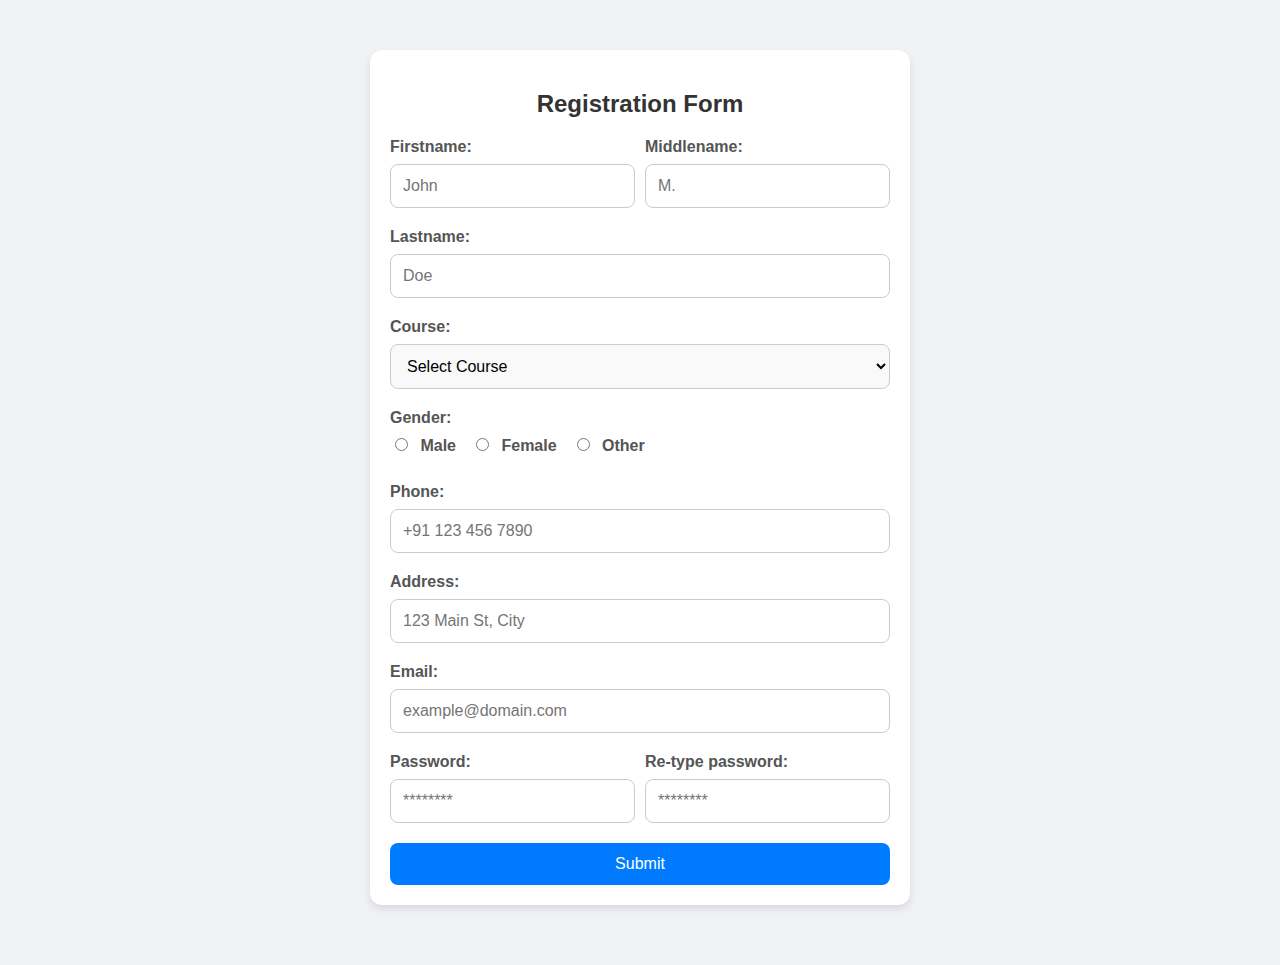
<file: index.html>
<!DOCTYPE html>
<html lang="en">
<head>
    <meta charset="UTF-8">
    <meta name="viewport" content="width=device-width, initial-scale=1.0">
    <title>Registration Page</title>
    <link rel="stylesheet" href="css/styles.css">
</head>
<body>
    <div class="form-container">
        <form id="registrationForm">
            <h2>Registration Form</h2>
            
            <!-- Firstname and Middlename -->
            <div class="form-group">
                <div class="form-group-inline">
                    <div class="inline-group">
                        <label for="firstname">Firstname:</label>
                        <input type="text" id="firstname" name="firstname" required placeholder="John">
                        <span class="error" id="firstnameError"></span>
                    </div>
                    <div class="inline-group">
                        <label for="middlename">Middlename:</label>
                        <input type="text" id="middlename" name="middlename" placeholder="M.">
                        <span class="error" id="middlenameError"></span>
                    </div>
                </div>
            </div>

            <!-- Lastname -->
            <div class="form-group">
                <label for="lastname">Lastname:</label>
                <input type="text" id="lastname" name="lastname" required placeholder="Doe">
                <span class="error" id="lastnameError"></span>
            </div>

            <!-- Course -->
            <div class="form-group">
                <label for="course">Course:</label>
                <select id="course" name="course" required>
                    <option value="" disabled selected>Select Course</option>
                    <option value="Science">CSE</option>
                    <option value="Arts">Arts</option>
                    <option value="Commerce">Artificial Intelligence</option>
                    <option value="Commerce">Data Science</option>
                    <option value="Commerce">Cyber Security</option>
                    <option value="Commerce">ECE</option>
                </select>
                <span class="error" id="courseError"></span>
            </div>

            <!-- Gender -->
            <div class="form-group">
                <label>Gender:</label>
                <div class="radio-group">
                    <label><input type="radio" id="male" name="gender" value="Male" required> Male</label>
                    <label><input type="radio" id="female" name="gender" value="Female"> Female</label>
                    <label><input type="radio" id="other" name="gender" value="Other"> Other</label>
                </div>
                <span class="error" id="genderError"></span>
            </div>

            <!-- Phone -->
            <div class="form-group">
                <label for="phone">Phone:</label>
                <input type="tel" id="phone" name="phone" required placeholder="+91 123 456 7890">
                <span class="error" id="phoneError"></span>
            </div>

            <!-- Address -->
            <div class="form-group">
                <label for="address">Address:</label>
                <input type="text" id="address" name="address" required placeholder="123 Main St, City">
                <span class="error" id="addressError"></span>
            </div>

            <!-- Email -->
            <div class="form-group">
                <label for="email">Email:</label>
                <input type="email" id="email" name="email" required placeholder="example@domain.com">
                <span class="error" id="emailError"></span>
            </div>

            <!-- Password and Retype Password -->
            <div class="form-group">
                <div class="form-group-inline">
                    <div class="inline-group">
                        <label for="password">Password:</label>
                        <input type="password" id="password" name="password" required placeholder="********">
                        <span class="error" id="passwordError"></span>
                    </div>
                    <div class="inline-group">
                        <label for="retypePassword">Re-type password:</label>
                        <input type="password" id="retypePassword" name="retypePassword" required placeholder="********">
                        <span class="error" id="retypePasswordError"></span>
                    </div>
                </div>
            </div>

            <button type="submit">Submit</button>
        </form>
    </div>
    <script src="js/script.js"></script>
</body>
</html>
</file>
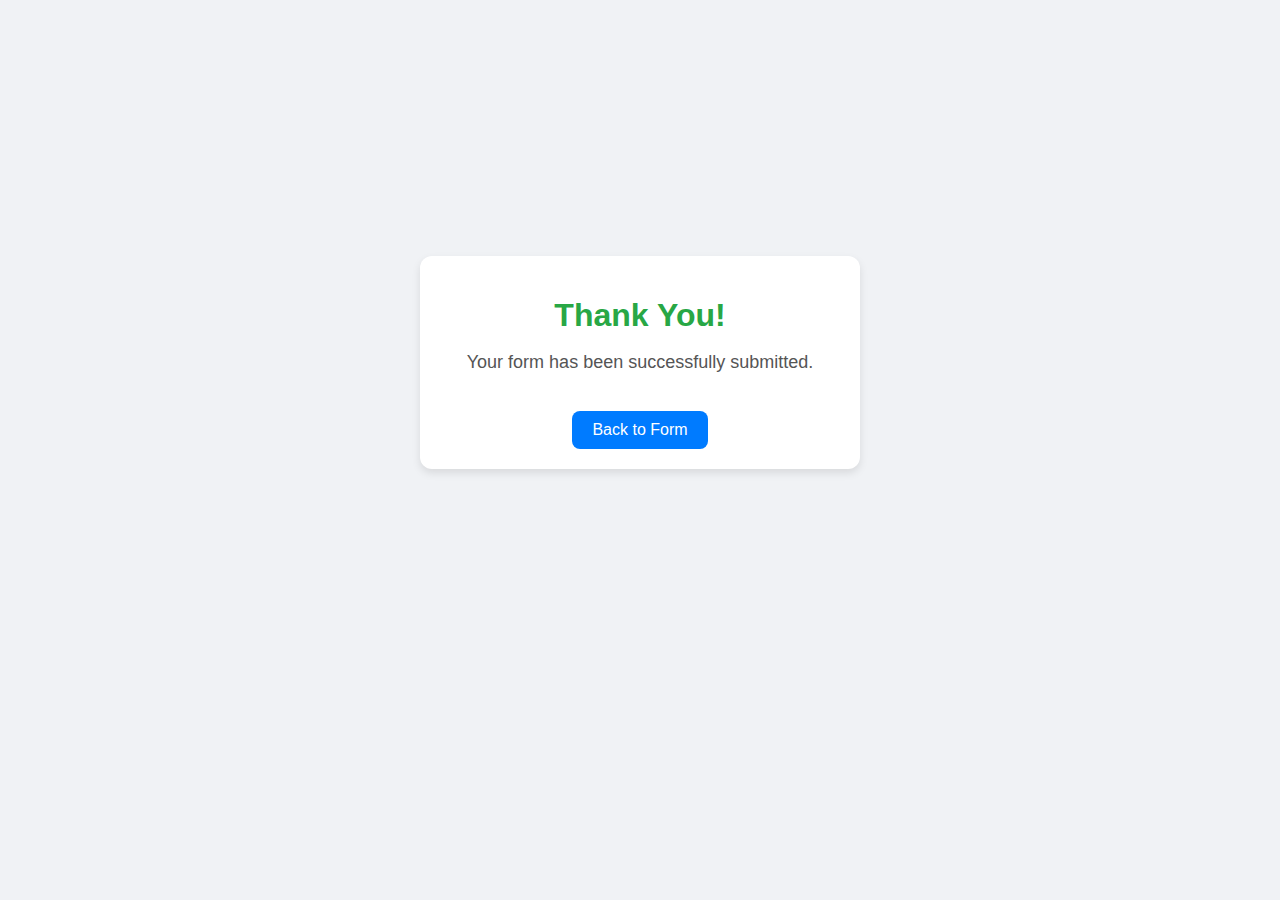
<file: html/thankyou.html>
<!DOCTYPE html>
<html lang="en">
<head>
    <meta charset="UTF-8">
    <meta name="viewport" content="width=device-width, initial-scale=1.0">
    <title>Thank You</title>
    <link rel="stylesheet" href="../css/styles.css">
</head>
<body>
    <div class="thankyou-container">
        <h1>Thank You!</h1>
        <p>Your form has been successfully submitted.</p>
        <a href="../index.html" class="button">Back to Form</a>
    </div>
</body>
</html>
</file>
<file: css/styles.css>
body {
    font-family: 'Segoe UI', Tahoma, Geneva, Verdana, sans-serif;
    background-color: #f0f2f5;
    display: flex;
    justify-content: center;
    align-items: center;
    margin: 0;
}

.form-container {
    background-color: #ffffff;
    padding: 20px;
    margin-top: 50px;
    margin-bottom: 60px;
    border-radius: 12px;
    box-shadow: 0 4px 8px rgba(0, 0, 0, 0.1);
    width: 100%;
    max-width: 500px;
}

h2 {
    margin-bottom: 20px;
    text-align: center;
    color: #333;
}

.form-group {
    margin-bottom: 20px;
}

.form-group-inline {
    display: flex;
    gap: 10px;
    flex-wrap: wrap;
}

.inline-group {
    flex: 1;
    min-width: 200px;
}

label {
    display: block;
    margin-bottom: 8px;
    font-weight: 600;
    color: #555;
}

input[type="text"],
input[type="email"],
input[type="password"],
input[type="tel"],
select {
    width: 100%;
    padding: 12px;
    border: 1px solid #ccc;
    border-radius: 8px;
    box-sizing: border-box;
    font-size: 16px;
}

select {
    background-color: #f9f9f9;
}

input[type="radio"] {
    margin-right: 8px;
}

.radio-group {
    display: flex;
    gap: 15px;
}

button {
    width: 100%;
    padding: 12px;
    background-color: #007bff;
    color: #ffffff;
    border: none;
    border-radius: 8px;
    cursor: pointer;
    font-size: 16px;
}

button:hover {
    background-color: #0056b3;
}

.error {
    color: #e74c3c;
    font-size: 14px;
    margin-top: 5px;
}

.thankyou-container {
    background-color: #ffffff;
    padding: 20px;
    border-radius: 12px;
    box-shadow: 0 4px 8px rgba(0, 0, 0, 0.1);
    width: 100%;
    max-width: 400px;
    text-align: center;
    margin: auto;
    margin-top: 20%;
}

.thankyou-container h1 {
    color: #28a745;
    margin-bottom: 10px;
}

.thankyou-container p {
    font-size: 18px;
    color: #555;
}

.button {
    display: inline-block;
    margin-top: 20px;
    padding: 10px 20px;
    background-color: #007bff;
    color: #ffffff;
    text-decoration: none;
    border-radius: 8px;
    font-size: 16px;
}

.button:hover {
    background-color: #0056b3;
}
</file>
